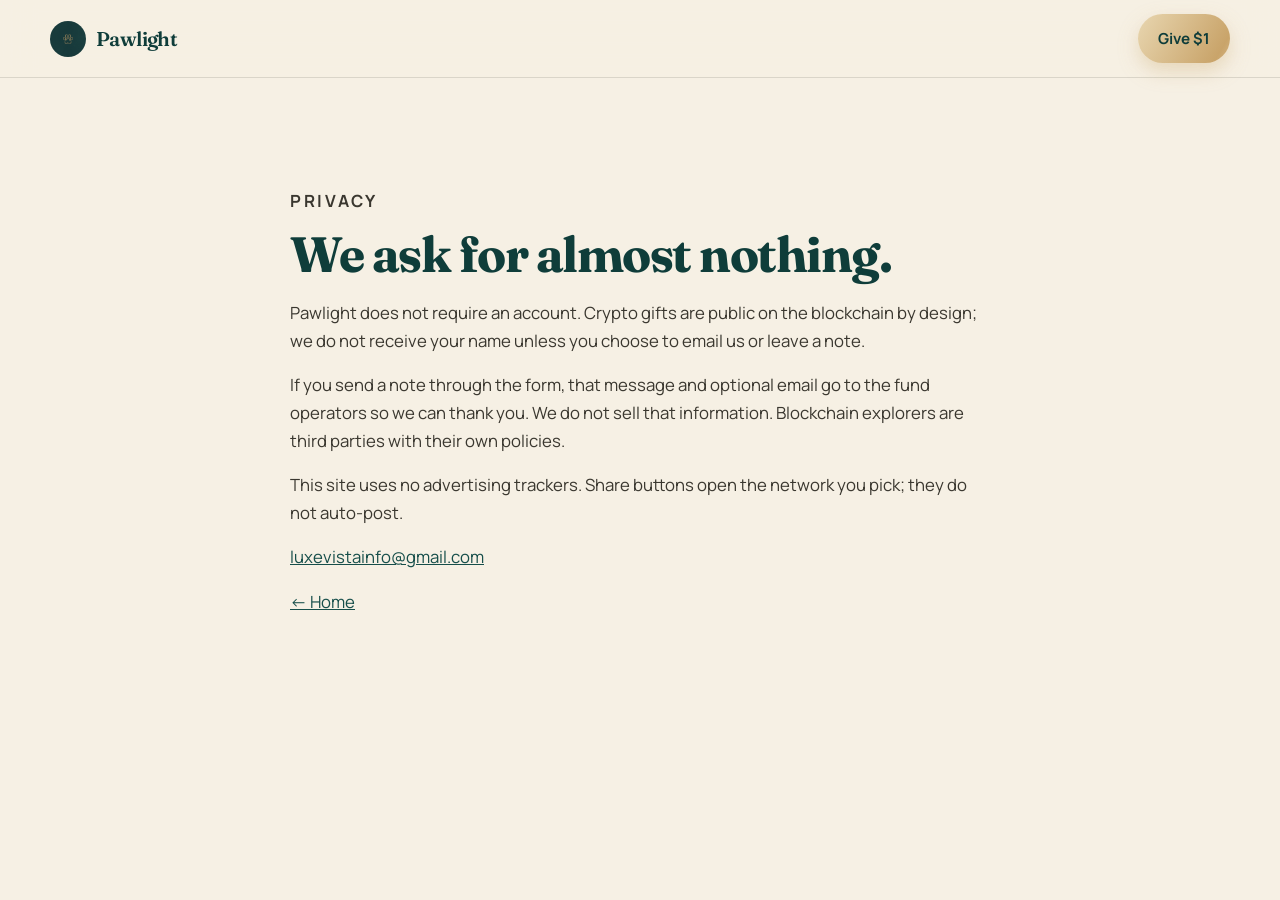
<file: privacy.html>
<!DOCTYPE html>
<html lang="en">
<head>
  <meta charset="utf-8">
  <meta name="viewport" content="width=device-width, initial-scale=1">
  <title>Privacy — Pawlight</title>
  <link rel="icon" href="images/favicon.png" type="image/png">
  <link href="https://fonts.googleapis.com/css2?family=Fraunces:opsz,wght@9..144,500&family=Manrope:wght@400;600;700&display=swap" rel="stylesheet">
  <link rel="stylesheet" href="css/style.css">
</head>
<body>
  <header class="nav">
    <div class="wrap nav-inner">
      <a class="brand" href="index.html"><img src="images/mark.jpg" alt=""> Pawlight</a>
      <a class="btn btn-gold" href="index.html#donate">Give $1</a>
    </div>
  </header>
  <section class="section">
    <div class="wrap prose" style="max-width:70ch">
      <p class="kicker">Privacy</p>
      <h2>We ask for almost nothing.</h2>
      <p>Pawlight does not require an account. Crypto gifts are public on the blockchain by design; we do not receive your name unless you choose to email us or leave a note.</p>
      <p>If you send a note through the form, that message and optional email go to the fund operators so we can thank you. We do not sell that information. Blockchain explorers are third parties with their own policies.</p>
      <p>This site uses no advertising trackers. Share buttons open the network you pick; they do not auto-post.</p>
      <p><a href="mailto:luxevistainfo@gmail.com">luxevistainfo@gmail.com</a></p>
      <p><a href="index.html">← Home</a></p>
    </div>
  </section>
</body>
</html>
</file>
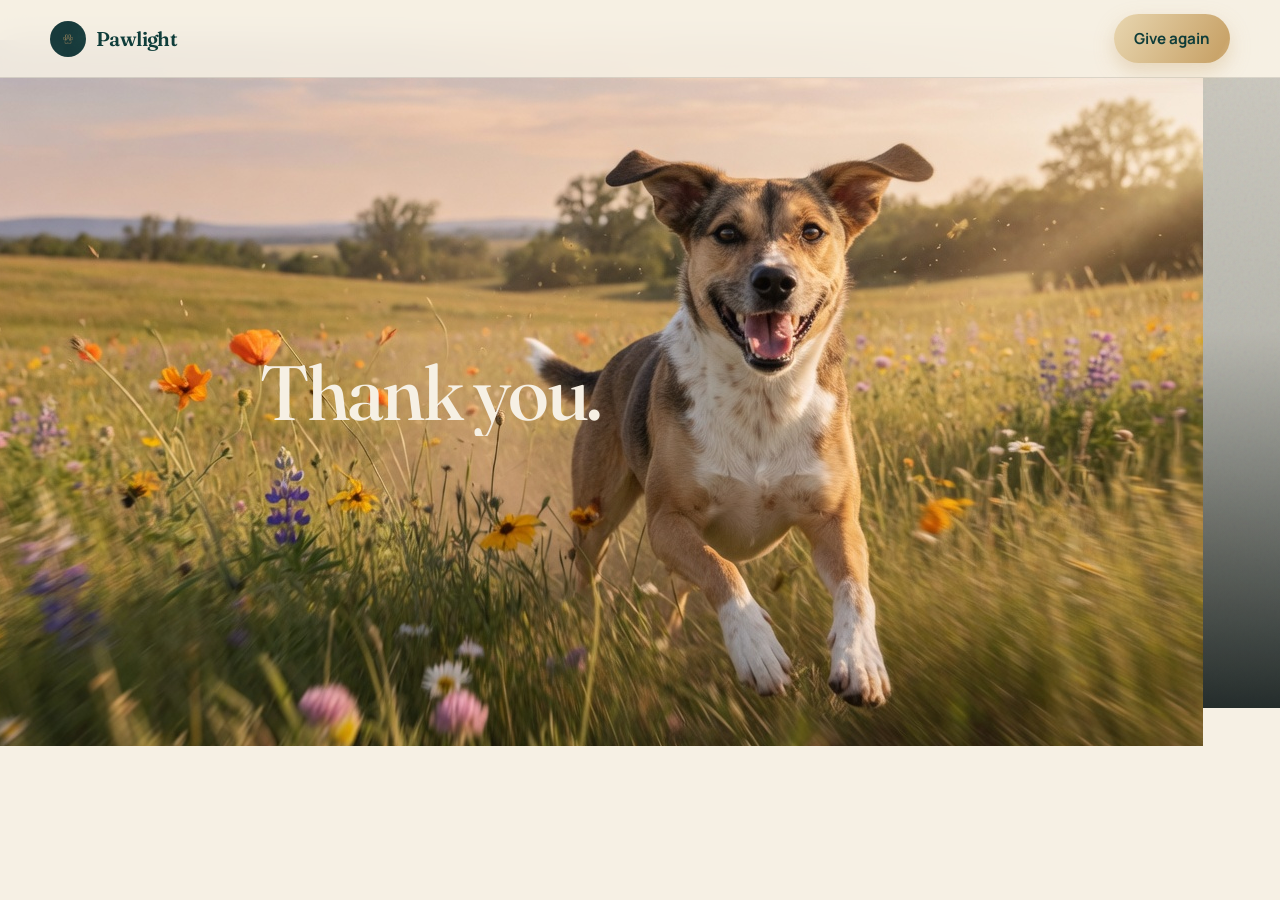
<file: thank-you.html>
<!DOCTYPE html>
<html lang="en">
<head>
  <meta charset="utf-8">
  <meta name="viewport" content="width=device-width, initial-scale=1">
  <title>Thank you — Pawlight</title>
  <meta name="robots" content="noindex">
  <link rel="icon" href="images/favicon.png" type="image/png">
  <link rel="preconnect" href="https://fonts.googleapis.com">
  <link href="https://fonts.googleapis.com/css2?family=Fraunces:opsz,wght@9..144,500&family=Manrope:wght@400;600;700&display=swap" rel="stylesheet">
  <link rel="stylesheet" href="css/style.css">
</head>
<body>
  <header class="nav">
    <div class="wrap nav-inner">
      <a class="brand" href="index.html"><img src="images/mark.jpg" alt=""> Pawlight</a>
      <a class="btn btn-gold" href="index.html#donate">Give again</a>
    </div>
  </header>
  <section class="hero" style="min-height:70vh">
    <img class="bg" src="images/after.jpg" alt="A dog running through a meadow">
    <div class="hero-grain"></div>
    <div class="hero-glow"></div>
    <div class="wrap hero-copy">
      <p class="eyebrow">You did something small and complete</p>
      <h1><span class="line"><span>Thank you.</span></span></h1>
      <p class="lede">If you sent $1, a bowl can be filled. If you sent more, more nights get easier. We do not need a speech from you. We are grateful you treated a stray’s hunger as real.</p>
      <p class="lede" id="pawLine" hidden></p>
      <p class="lede" id="txLine" hidden></p>
      <div class="hero-actions">
        <a class="btn btn-gold" id="share-x" target="_blank" rel="noopener">Tell one person</a>
        <a class="btn btn-ghost" href="index.html">Back to Pawlight</a>
      </div>
    </div>
  </section>
  <div class="toast" id="toast"></div>
  <script src="js/main.js"></script>
  <script>
    (function () {
      const q = new URLSearchParams(location.search);
      const tx = q.get("tx");
      const paw = q.get("paw");
      const usd = q.get("usd");
      const pawLine = document.getElementById("pawLine");
      if (pawLine && paw) {
        pawLine.hidden = false;
        pawLine.textContent = "About " + Number(paw).toLocaleString() + " PAW is your thank-you for a $" + (usd || "") + " gift.";
      }
      if (!tx || !/^0x[a-fA-F0-9]{64}$/.test(tx)) return;
      const el = document.getElementById("txLine");
      if (!el) return;
      el.hidden = false;
      el.innerHTML = 'On-chain receipt: <a href="https://polygonscan.com/tx/' + tx + '" style="color:#e8d6b0" target="_blank" rel="noopener">view this transaction on Polygonscan</a>';
    })();
  </script>
</body>
</html>
</file>
<file: css/style.css>
:root {
  --ink: #12110e;
  --ink-soft: #3a372f;
  --cream: #f6f0e4;
  --cream-2: #ebe3d2;
  --paper: #fffaf1;
  --teal: #0f3d3a;
  --teal-2: #164e4a;
  --gold: #c9a46a;
  --gold-2: #e8d6b0;
  --rain: #1b3a42;
  --line: rgba(18, 17, 14, 0.12);
  --shadow: 0 24px 60px rgba(15, 61, 58, 0.18);
  --radius: 22px;
  --max: 1180px;
  --serif: "Fraunces", "Georgia", serif;
  --sans: "Manrope", "Segoe UI", sans-serif;
}

*,
*::before,
*::after { box-sizing: border-box; }

html { scroll-behavior: smooth; }

body {
  margin: 0;
  color: var(--ink);
  background: var(--cream);
  font-family: var(--sans);
  line-height: 1.65;
  font-size: 17px;
}

img { max-width: 100%; display: block; }

a { color: var(--teal-2); }

.skip {
  position: absolute;
  left: -999px;
  top: 0;
  background: #fff;
  padding: 8px 12px;
  z-index: 100;
}
.skip:focus { left: 12px; }

.wrap {
  width: min(var(--max), calc(100% - 40px));
  margin-inline: auto;
}

.nav {
  position: sticky;
  top: 0;
  z-index: 40;
  backdrop-filter: blur(16px);
  background: rgba(246, 240, 228, 0.86);
  border-bottom: 1px solid var(--line);
}

.nav-inner {
  display: flex;
  align-items: center;
  justify-content: space-between;
  gap: 16px;
  padding: 14px 0;
}

.brand {
  display: flex;
  align-items: center;
  gap: 10px;
  text-decoration: none;
  color: var(--teal);
  font-family: var(--serif);
  font-weight: 600;
  font-size: 1.25rem;
  letter-spacing: -0.03em;
}

.brand img {
  width: 36px;
  height: 36px;
  border-radius: 50%;
  object-fit: cover;
}

.nav-links {
  display: flex;
  gap: 22px;
  align-items: center;
}

.nav-links a {
  text-decoration: none;
  color: var(--ink-soft);
  font-size: 0.92rem;
  font-weight: 600;
}

.btn {
  display: inline-flex;
  align-items: center;
  justify-content: center;
  gap: 8px;
  border: 0;
  cursor: pointer;
  text-decoration: none;
  border-radius: 999px;
  padding: 12px 20px;
  font-weight: 700;
  font-family: var(--sans);
  font-size: 0.95rem;
  transition: transform 0.15s ease, background 0.15s ease, box-shadow 0.15s ease;
}

.btn:hover { transform: translateY(-2px); }

.btn-gold {
  background: linear-gradient(120deg, #e8d6b0 0%, var(--gold) 45%, #f3e6c6 70%, var(--gold) 100%);
  background-size: 220% 100%;
  color: var(--teal);
  box-shadow: 0 8px 20px rgba(201, 164, 106, 0.35);
  animation: sheen 3.8s ease-in-out infinite;
}

.btn-dark {
  background: var(--teal);
  color: var(--cream);
}

.btn-ghost {
  background: transparent;
  color: var(--cream);
  border: 1px solid rgba(246, 240, 228, 0.35);
}

.menu-btn {
  display: none;
  background: none;
  border: 0;
  font-size: 1.4rem;
  color: var(--teal);
}

.hero {
  position: relative;
  min-height: min(92vh, 860px);
  color: var(--cream);
  isolation: isolate;
  display: grid;
  align-items: end;
}

.hero-bg-wrap {
  position: absolute;
  inset: 0;
  z-index: -2;
  overflow: hidden;
}
.hero img.bg {
  position: absolute;
  inset: -6%;
  width: 112%;
  height: 112%;
  object-fit: cover;
  animation: kenburns 28s ease-in-out infinite alternate;
}

.hero-grain,
.hero-glow {
  position: absolute;
  inset: 0;
  z-index: -1;
  pointer-events: none;
}

.hero-grain {
  opacity: 0.18;
  background-image: url("data:image/svg+xml,%3Csvg viewBox='0 0 200 200' xmlns='http://www.w3.org/2000/svg'%3E%3Cfilter id='n'%3E%3CfeTurbulence type='fractalNoise' baseFrequency='.85' numOctaves='4' stitchTiles='stitch'/%3E%3C/filter%3E%3Crect width='100%25' height='100%25' filter='url(%23n)' opacity='.55'/%3E%3C/svg%3E");
  mix-blend-mode: overlay;
}

.hero-glow {
  background: radial-gradient(600px 280px at 70% 80%, rgba(201,164,106,.28), transparent 70%);
  animation: glowpulse 6s ease-in-out infinite;
}

#paws {
  position: absolute;
  inset: 0;
  width: 100%;
  height: 100%;
  z-index: -1;
  pointer-events: none;
}

.hero::after {
  content: "";
  position: absolute;
  inset: 0;
  z-index: -1;
  background:
    linear-gradient(180deg, rgba(8, 20, 20, 0.18) 0%, rgba(8, 20, 20, 0.25) 40%, rgba(8, 18, 18, 0.88) 100%);
}

.hero-copy {
  padding: 0 0 72px;
  max-width: 760px;
}

.eyebrow {
  text-transform: uppercase;
  letter-spacing: 0.22em;
  font-size: 0.72rem;
  font-weight: 700;
  color: var(--gold-2);
  margin: 0 0 14px;
}

h1, h2, h3 { font-family: var(--serif); letter-spacing: -0.03em; line-height: 1.12; margin: 0; }

h1 { font-size: clamp(2.6rem, 6vw, 5.2rem); font-weight: 500; }
h1 .line {
  display: block;
  overflow: hidden;
}
h1 .line span {
  display: block;
  animation: rise 1s cubic-bezier(.16,1,.3,1) both;
}
h1 .line:nth-child(2) span { animation-delay: .12s; }
h1 .line:nth-child(3) span { animation-delay: .24s; }
h2 { font-size: clamp(2rem, 4vw, 3.1rem); color: var(--teal); }
h3 { font-size: 1.45rem; }

.lede {
  font-size: clamp(1.05rem, 2vw, 1.3rem);
  max-width: 46ch;
  color: rgba(246, 240, 228, 0.88);
  margin: 18px 0 28px;
}

.hero-actions { display: flex; flex-wrap: wrap; gap: 12px; }

.trust {
  display: flex;
  flex-wrap: wrap;
  gap: 18px 28px;
  margin-top: 28px;
  font-size: 0.86rem;
  color: rgba(246, 240, 228, 0.78);
}

.section { padding: 92px 0; }

.section.alt { background: var(--paper); }

.split {
  display: grid;
  grid-template-columns: 1.05fr 0.95fr;
  gap: 56px;
  align-items: center;
}

.split img {
  width: 100%;
  height: 520px;
  object-fit: cover;
  border-radius: var(--radius);
}

.kicker {
  color: #8a6a32;
  font-weight: 700;
  letter-spacing: 0.16em;
  text-transform: uppercase;
  font-size: 0.72rem;
  margin-bottom: 12px;
}

.prose p { color: var(--ink-soft); font-size: 1.05rem; }

.quote {
  font-family: var(--serif);
  font-size: 1.45rem;
  line-height: 1.35;
  color: var(--teal);
  margin: 22px 0;
}

.stats {
  display: grid;
  grid-template-columns: repeat(4, 1fr);
  gap: 16px;
}

.stat {
  background: var(--teal);
  color: var(--cream);
  border-radius: 18px;
  padding: 22px;
}

.stat strong {
  display: block;
  font-family: var(--serif);
  font-size: 1.8rem;
  color: var(--gold-2);
}

.stat span { font-size: 0.92rem; color: rgba(246, 240, 228, 0.8); }

.cards {
  display: grid;
  grid-template-columns: repeat(3, 1fr);
  gap: 22px;
  margin-top: 36px;
}

.card {
  background: var(--paper);
  border-radius: var(--radius);
  overflow: hidden;
  box-shadow: 0 10px 30px rgba(18, 17, 14, 0.06);
  border: 1px solid var(--line);
}

.card { transition: transform .45s ease, box-shadow .45s ease; }
.card:hover { transform: translateY(-8px); box-shadow: 0 24px 50px rgba(15, 61, 58, 0.16); }
.card img {
  height: 230px;
  width: 100%;
  object-fit: cover;
  transition: transform 1.1s ease;
}
.card:hover img { transform: scale(1.08); }

.card-body { padding: 22px; }

.card h3 { margin-bottom: 8px; color: var(--teal); }

.note {
  font-size: 0.86rem;
  color: #6b6458;
}

.donate {
  background:
    radial-gradient(1200px 400px at 10% -10%, rgba(201, 164, 106, 0.18), transparent 50%),
    var(--teal);
  color: var(--cream);
}

.donate h2, .donate .kicker { color: var(--gold-2); }

.donate-grid {
  display: grid;
  grid-template-columns: 1.1fr 0.9fr;
  gap: 36px;
  margin-top: 28px;
}

.panel {
  background: rgba(255, 250, 241, 0.06);
  border: 1px solid rgba(246, 240, 228, 0.12);
  border-radius: var(--radius);
  padding: 26px;
}

.amounts { display: flex; flex-wrap: wrap; gap: 8px; margin: 12px 0 20px; }

.chip {
  border: 1px solid rgba(246, 240, 228, 0.25);
  background: transparent;
  color: var(--cream);
  border-radius: 999px;
  padding: 8px 14px;
  cursor: pointer;
  font-weight: 700;
  font-family: var(--sans);
}

.chip.active {
  background: var(--gold);
  color: var(--teal);
  border-color: var(--gold);
}

label { display: block; font-size: 0.82rem; font-weight: 700; letter-spacing: 0.06em; text-transform: uppercase; margin-bottom: 8px; color: var(--gold-2); }

select, .addr {
  width: 100%;
  border-radius: 14px;
  border: 1px solid rgba(246, 240, 228, 0.16);
  background: rgba(8, 20, 20, 0.35);
  color: var(--cream);
  padding: 12px 14px;
  font-family: ui-monospace, Consolas, monospace;
  font-size: 0.92rem;
}

.addr-row { display: flex; gap: 8px; }

.addr { overflow: hidden; text-overflow: ellipsis; }

.qr-wrap {
  display: grid;
  place-items: center;
  gap: 10px;
  text-align: center;
}

.qr-wrap img {
  width: 220px;
  height: 220px;
  background: #fff;
  padding: 10px;
  border-radius: 18px;
}

.tiny { font-size: 0.84rem; color: rgba(246, 240, 228, 0.72); }

.usd-box {
  display: flex;
  align-items: center;
  gap: 8px;
  background: rgba(8, 20, 20, 0.4);
  border: 1px solid rgba(232, 214, 176, 0.22);
  border-radius: 16px;
  padding: 8px 16px;
  margin-bottom: 12px;
}
.usd-prefix {
  font-family: var(--serif);
  font-size: 2rem;
  color: var(--gold-2);
}
#usdInput {
  flex: 1;
  border: 0;
  background: transparent;
  color: var(--cream);
  font-size: 2rem;
  font-family: var(--serif);
  width: 100%;
  outline: none;
}
#usdInput::-webkit-outer-spin-button,
#usdInput::-webkit-inner-spin-button { appearance: none; margin: 0; }
#usdInput { appearance: textfield; }

.live-grid {
  display: grid;
  grid-template-columns: repeat(4, 1fr);
  gap: 16px;
  margin-top: 32px;
}
.live-card {
  background: var(--teal);
  color: var(--cream);
  border-radius: 18px;
  padding: 22px 18px;
  min-height: 120px;
}
.live-card span { display: block; font-size: 0.8rem; letter-spacing: 0.08em; text-transform: uppercase; color: rgba(246,240,228,.7); }
.live-card strong {
  display: block;
  margin-top: 10px;
  font-family: var(--serif);
  font-size: clamp(1.3rem, 2.4vw, 1.9rem);
  color: var(--gold-2);
}
.supply-wrap {
  height: 8px;
  background: rgba(15,61,58,.15);
  border-radius: 99px;
  overflow: hidden;
  margin-top: 22px;
}
.supply-bar {
  height: 100%;
  width: 0;
  background: linear-gradient(90deg, var(--gold), #f3e6c6);
  transition: width 1.2s ease;
}
.supply-cap { margin-top: 10px; color: var(--ink-soft); }
#myPaw { min-height: 1.4em; margin-top: 10px; color: var(--teal); font-weight: 600; }
.lights { background: var(--paper); }

.token-panel {
  background: var(--teal);
  color: var(--cream);
  border-radius: var(--radius);
  padding: 28px;
  box-shadow: var(--shadow);
}
.token-panel h3 { color: var(--gold-2); margin-bottom: 16px; }
.token-list { list-style: none; padding: 0; margin: 0 0 22px; }
.token-list li {
  display: flex;
  justify-content: space-between;
  gap: 12px;
  padding: 10px 0;
  border-bottom: 1px solid rgba(246,240,228,.12);
  font-size: 0.95rem;
}
.token-list span { color: rgba(246,240,228,.7); }
.token-panel .btn-dark { background: var(--gold); color: var(--teal); }

@media (max-width: 900px) {
  .live-grid { grid-template-columns: 1fr 1fr; }
}

#donateWallet { min-width: 240px; padding: 14px 26px; font-size: 1.05rem; }
.donate-status { margin: 12px 0 0; font-size: 0.92rem; color: rgba(246, 240, 228, 0.78); line-height: 1.5; }
.donate-status.ok { color: #b8e0c8; }
.donate-status.err { color: #f3b6aa; }
.donate-status.warn { color: var(--gold-2); }
#walletLinks { margin-top: 12px; }
#txLink a { color: var(--gold-2); }

.share { display: flex; flex-wrap: wrap; gap: 8px; margin-top: 16px; }

.share a, .share button {
  color: var(--cream);
  text-decoration: none;
  border: 1px solid rgba(246, 240, 228, 0.2);
  background: transparent;
  border-radius: 999px;
  padding: 8px 12px;
  font-size: 0.85rem;
  cursor: pointer;
  font-family: var(--sans);
}

.transparency { display: grid; grid-template-columns: 1fr 1fr; gap: 28px; }

.list { padding-left: 18px; color: var(--ink-soft); }

.footer {
  background: #0c2b29;
  color: rgba(246, 240, 228, 0.78);
  padding: 42px 0 28px;
  font-size: 0.92rem;
}

.footer a { color: var(--gold-2); }

.foot-grid {
  display: flex;
  justify-content: space-between;
  gap: 20px;
  flex-wrap: wrap;
  margin-bottom: 22px;
}

.legal { border-top: 1px solid rgba(246, 240, 228, 0.12); padding-top: 18px; font-size: 0.8rem; color: rgba(246, 240, 228, 0.58); }

.mobile-cta {
  display: none;
  position: fixed;
  left: 12px;
  right: 12px;
  bottom: 12px;
  z-index: 50;
}

.toast {
  position: fixed;
  bottom: 88px;
  left: 50%;
  transform: translateX(-50%) translateY(20px);
  background: var(--ink);
  color: #fff;
  padding: 10px 16px;
  border-radius: 999px;
  opacity: 0;
  pointer-events: none;
  transition: 0.25s ease;
}
.toast.show { opacity: 1; transform: translateX(-50%) translateY(0); }

@media (max-width: 900px) {
  .split, .donate-grid, .transparency, .cards, .stats { grid-template-columns: 1fr; }
  .split img { height: 340px; }
  .nav-links {
    display: none;
    position: absolute;
    top: 64px;
    left: 0;
    right: 0;
    background: var(--cream);
    flex-direction: column;
    padding: 16px 20px 22px;
    border-bottom: 1px solid var(--line);
  }
  .nav-links.open { display: flex; }
  .menu-btn { display: block; }
  .mobile-cta { display: block; }
  .section { padding: 64px 0; }
}

.progress {
  position: fixed;
  top: 0;
  left: 0;
  height: 3px;
  width: 0;
  z-index: 80;
  background: linear-gradient(90deg, var(--gold), #fff3d0);
  box-shadow: 0 0 12px rgba(201,164,106,.8);
}

.ticker {
  overflow: hidden;
  background: var(--teal);
  color: var(--gold-2);
  border-top: 1px solid rgba(232,214,176,.15);
  border-bottom: 1px solid rgba(232,214,176,.15);
  padding: 10px 0;
  font-size: .82rem;
  font-weight: 700;
  letter-spacing: .18em;
  text-transform: uppercase;
}
.ticker-track {
  display: flex;
  gap: 48px;
  width: max-content;
  animation: marquee 28s linear infinite;
  white-space: nowrap;
}

.media {
  position: relative;
  overflow: hidden;
  border-radius: var(--radius);
  box-shadow: var(--shadow);
}
.media img {
  width: 100%;
  height: 520px;
  object-fit: cover;
  border-radius: var(--radius);
  transition: transform 1.4s ease;
}
.media:hover img { transform: scale(1.05); }

.reveal {
  opacity: 0;
  transform: translateY(28px);
  animation: none;
}
.reveal.in {
  animation: fadeup .9s cubic-bezier(.16,1,.3,1) forwards;
}
.reveal.d1 { animation-delay: .08s; }
.reveal.d2 { animation-delay: .16s; }
.reveal.d3 { animation-delay: .24s; }

.stat {
  position: relative;
  overflow: hidden;
  transition: transform .35s ease;
}
.stat:hover { transform: translateY(-4px); }
.stat::after {
  content: "";
  position: absolute;
  inset: auto -40% -40% auto;
  width: 120px;
  height: 120px;
  background: radial-gradient(circle, rgba(232,214,176,.25), transparent 70%);
}

.chip { transition: transform .2s ease, background .2s ease, color .2s ease; }
.chip:hover { transform: translateY(-2px); }

.qr-ring {
  position: relative;
  display: grid;
  place-items: center;
}
.qr-ring::before {
  content: "";
  position: absolute;
  width: 248px;
  height: 248px;
  border-radius: 28px;
  border: 1px solid rgba(232,214,176,.35);
  animation: ring 2.8s ease-out infinite;
}

.donate {
  position: relative;
  overflow: hidden;
}
.donate::before {
  content: "";
  position: absolute;
  width: 520px;
  height: 520px;
  right: -120px;
  top: -160px;
  background: radial-gradient(circle, rgba(201,164,106,.22), transparent 68%);
  animation: glowpulse 7s ease-in-out infinite;
}

.mobile-cta { animation: bouncecta 2.6s ease-in-out infinite; }

@keyframes kenburns {
  from { transform: scale(1) translate3d(0,0,0); }
  to { transform: scale(1.12) translate3d(-2%, -1.5%, 0); }
}
@keyframes rise {
  from { transform: translateY(110%); opacity: 0; }
  to { transform: translateY(0); opacity: 1; }
}
@keyframes fadeup {
  from { opacity: 0; transform: translateY(28px); }
  to { opacity: 1; transform: translateY(0); }
}
@keyframes sheen {
  0%, 70% { background-position: 100% 0; }
  100% { background-position: 0 0; }
}
@keyframes glowpulse {
  0%, 100% { opacity: .55; }
  50% { opacity: 1; }
}
@keyframes marquee {
  from { transform: translateX(0); }
  to { transform: translateX(-50%); }
}
@keyframes ring {
  0% { transform: scale(.92); opacity: .7; }
  100% { transform: scale(1.12); opacity: 0; }
}
.who { background: var(--paper); }
.who-grid {
  display: grid;
  grid-template-columns: repeat(3, 1fr);
  gap: 22px;
  margin-top: 36px;
}
.who-card {
  background: var(--cream);
  border: 1px solid var(--line);
  border-radius: var(--radius);
  padding: 26px 24px;
  min-height: 200px;
}
.who-card h3 { color: var(--teal); margin-bottom: 10px; }
.who-card p { color: var(--ink-soft); margin: 0; }

.hscroll { overflow: hidden; }
.hscroll-track.cards {
  display: flex;
  width: max-content;
  will-change: transform;
}
.hscroll-track .card {
  width: min(400px, 78vw);
  min-width: min(400px, 78vw);
  flex: 0 0 auto;
}

.split .prose, .media { will-change: transform, opacity; }

@media (max-width: 900px) {
  .who-grid { grid-template-columns: 1fr; }
  .hscroll { overflow: visible; }
}

@keyframes bouncecta {
  0%, 70%, 100% { transform: translateY(0); }
  80% { transform: translateY(-4px); }
}

@media (max-width: 900px) {
  .media img { height: 340px; }
}

@media (prefers-reduced-motion: reduce) {
  html { scroll-behavior: auto; }
  .btn, .card, .card img, .media img, .chip { transition: none; }
  .hero img.bg,
  .btn-gold,
  .hero-glow,
  .ticker-track,
  .qr-ring::before,
  .mobile-cta,
  h1 .line span { animation: none !important; }
  .reveal { opacity: 1; transform: none; }
}
</file>
